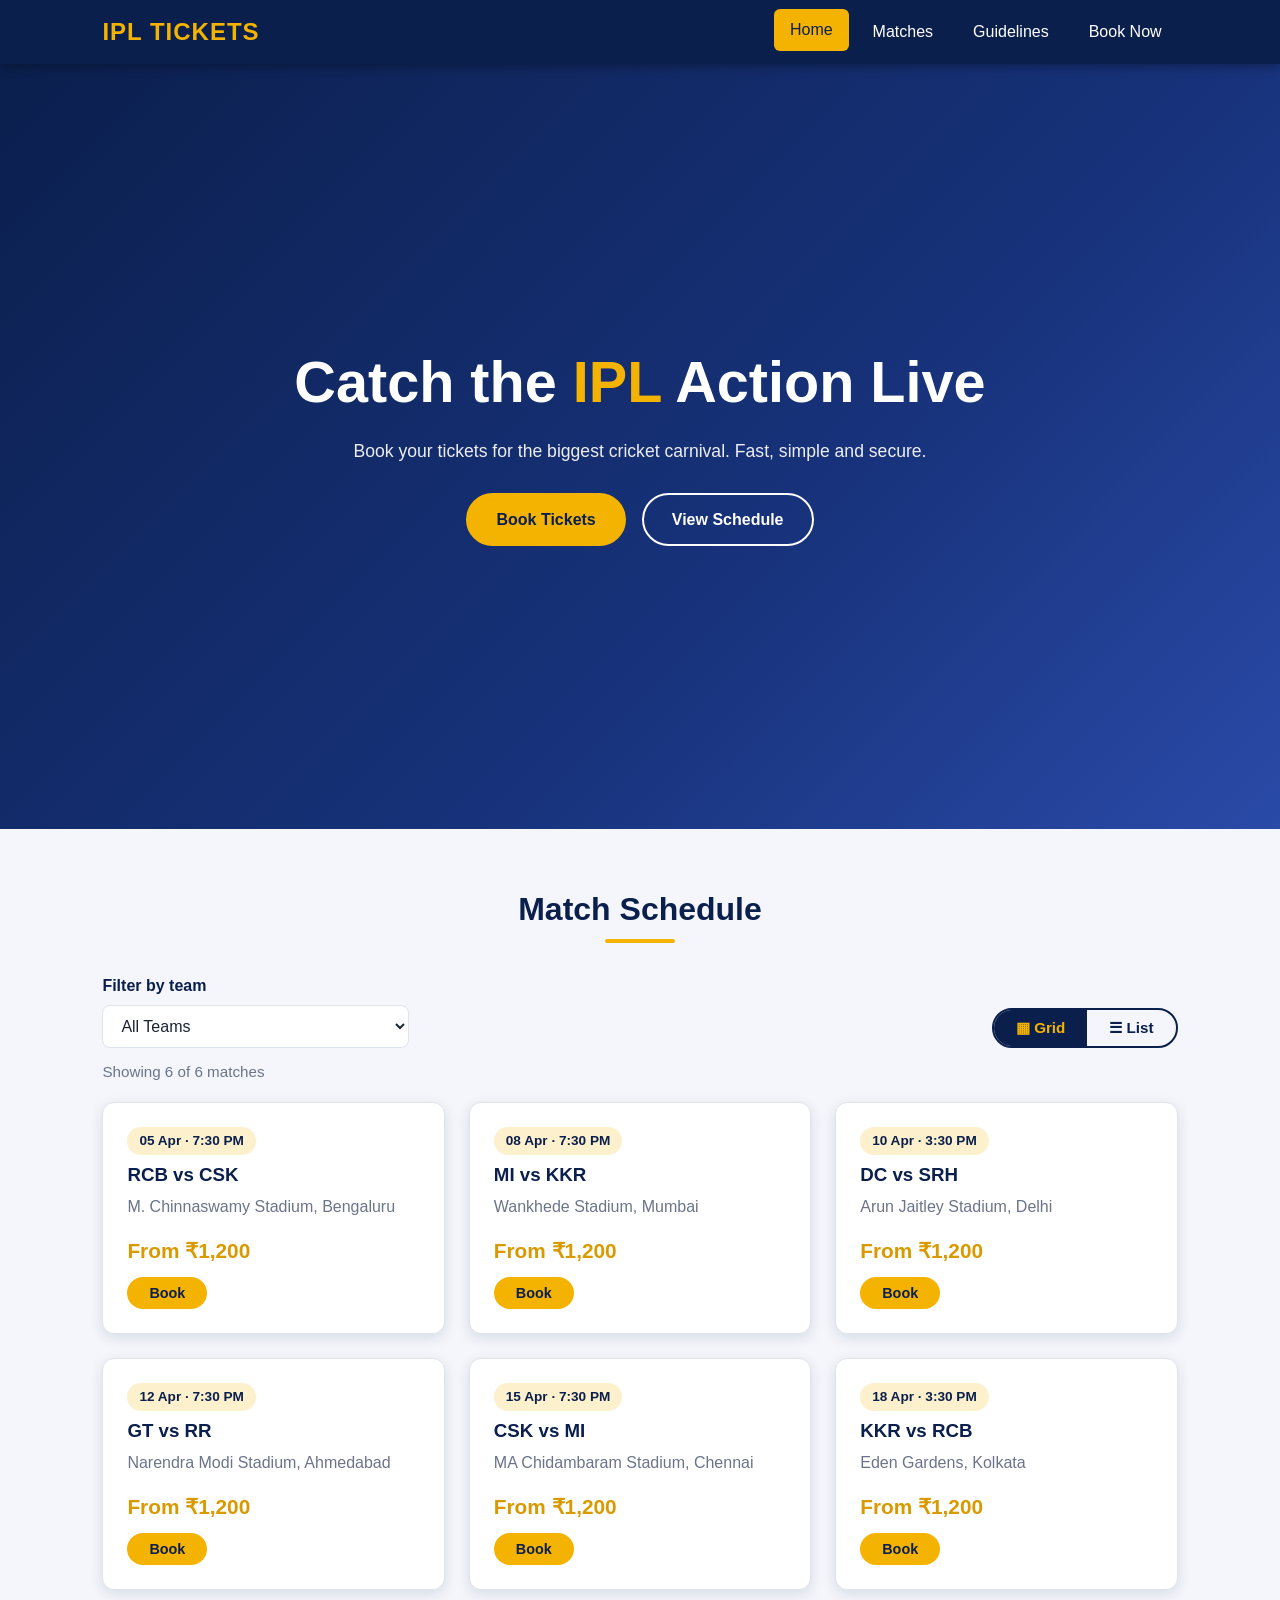
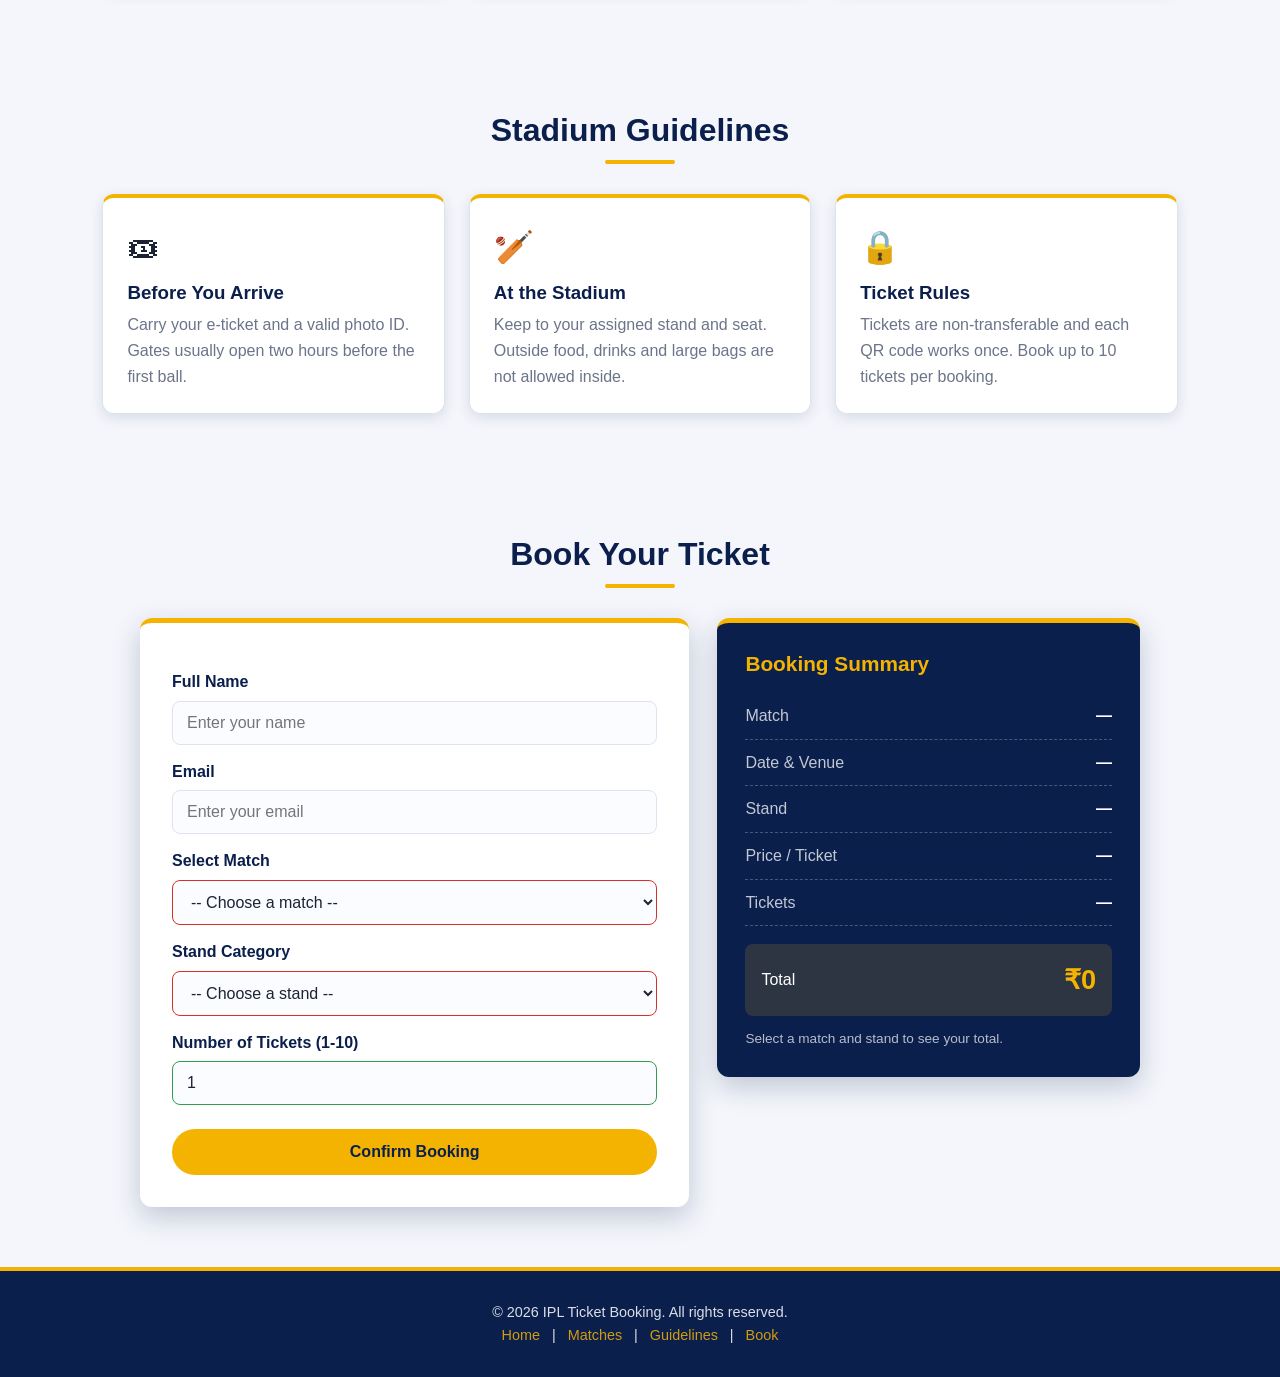
<file: index.html>
<!DOCTYPE html>
<html lang="en">
<head>
  <meta charset="UTF-8">
  <meta name="viewport" content="width=device-width, initial-scale=1.0">
  <title>IPL Ticket Booking</title>
  <link rel="stylesheet" href="styles.css">
</head>
<body>

  <!-- NAVBAR (Flexbox: logo left, links right; hamburger on mobile) -->
  <nav class="navbar">
    <div class="logo">IPL TICKETS</div>

    <button type="button" class="nav-toggle" id="navToggle"
            aria-label="Toggle navigation menu" aria-expanded="false" aria-controls="navLinks">
      <span></span><span></span><span></span>
    </button>

    <ul id="navLinks" class="nav-links">
      <li><a href="#home" class="active">Home</a></li>
      <li><a href="#schedule">Matches</a></li>
      <li><a href="#guidelines">Guidelines</a></li>
      <li><a href="booking.html">Book Now</a></li>
    </ul>
  </nav>

  <!-- HERO -->
  <header class="hero" id="home">
    <h1>Catch the <span>IPL</span> Action Live</h1>
    <p>Book your tickets for the biggest cricket carnival. Fast, simple and secure.</p>
    <div class="hero-buttons">
      <a href="booking.html" class="btn">Book Tickets</a>
      <a href="#schedule" class="btn btn-outline">View Schedule</a>
    </div>
  </header>

  <!-- MATCH SCHEDULE AS CARDS (CSS Grid) + FILTER + VIEW TOGGLE -->
  <section id="schedule">
    <h2>Match Schedule</h2>

    <div class="toolbar">
      <div class="filter-group">
        <label for="teamFilter">Filter by team</label>
        <select id="teamFilter">
          <option value="all">All Teams</option>
          <option value="rcb">RCB - Royal Challengers Bengaluru</option>
          <option value="csk">CSK - Chennai Super Kings</option>
          <option value="mi">MI - Mumbai Indians</option>
          <option value="kkr">KKR - Kolkata Knight Riders</option>
          <option value="dc">DC - Delhi Capitals</option>
          <option value="srh">SRH - Sunrisers Hyderabad</option>
          <option value="gt">GT - Gujarat Titans</option>
          <option value="rr">RR - Rajasthan Royals</option>
        </select>
      </div>

      <div class="view-toggle" role="group" aria-label="Switch layout">
        <button type="button" class="view-btn active" id="gridViewBtn" aria-pressed="true">&#9638; Grid</button>
        <button type="button" class="view-btn" id="listViewBtn" aria-pressed="false">&#9776; List</button>
      </div>
    </div>

    <p class="match-count" id="matchCount" aria-live="polite">Showing 6 of 6 matches</p>

    <div class="match-grid" id="matchGrid">

      <article class="card match-card" data-teams="rcb csk">
        <div class="match-info">
          <span class="match-date">05 Apr &middot; 7:30 PM</span>
          <h3>RCB vs CSK</h3>
          <p>M. Chinnaswamy Stadium, Bengaluru</p>
        </div>
        <div class="match-action">
          <span class="price">From &#8377;1,200</span>
          <button type="button" class="book-btn btn-sm" data-match="rcb-csk" data-name="RCB vs CSK">Book</button>
        </div>
      </article>

      <article class="card match-card" data-teams="mi kkr">
        <div class="match-info">
          <span class="match-date">08 Apr &middot; 7:30 PM</span>
          <h3>MI vs KKR</h3>
          <p>Wankhede Stadium, Mumbai</p>
        </div>
        <div class="match-action">
          <span class="price">From &#8377;1,200</span>
          <button type="button" class="book-btn btn-sm" data-match="mi-kkr" data-name="MI vs KKR">Book</button>
        </div>
      </article>

      <article class="card match-card" data-teams="dc srh">
        <div class="match-info">
          <span class="match-date">10 Apr &middot; 3:30 PM</span>
          <h3>DC vs SRH</h3>
          <p>Arun Jaitley Stadium, Delhi</p>
        </div>
        <div class="match-action">
          <span class="price">From &#8377;1,200</span>
          <button type="button" class="book-btn btn-sm" data-match="dc-srh" data-name="DC vs SRH">Book</button>
        </div>
      </article>

      <article class="card match-card" data-teams="gt rr">
        <div class="match-info">
          <span class="match-date">12 Apr &middot; 7:30 PM</span>
          <h3>GT vs RR</h3>
          <p>Narendra Modi Stadium, Ahmedabad</p>
        </div>
        <div class="match-action">
          <span class="price">From &#8377;1,200</span>
          <button type="button" class="book-btn btn-sm" data-match="gt-rr" data-name="GT vs RR">Book</button>
        </div>
      </article>

      <article class="card match-card" data-teams="csk mi">
        <div class="match-info">
          <span class="match-date">15 Apr &middot; 7:30 PM</span>
          <h3>CSK vs MI</h3>
          <p>MA Chidambaram Stadium, Chennai</p>
        </div>
        <div class="match-action">
          <span class="price">From &#8377;1,200</span>
          <button type="button" class="book-btn btn-sm" data-match="csk-mi" data-name="CSK vs MI">Book</button>
        </div>
      </article>

      <article class="card match-card" data-teams="kkr rcb">
        <div class="match-info">
          <span class="match-date">18 Apr &middot; 3:30 PM</span>
          <h3>KKR vs RCB</h3>
          <p>Eden Gardens, Kolkata</p>
        </div>
        <div class="match-action">
          <span class="price">From &#8377;1,200</span>
          <button type="button" class="book-btn btn-sm" data-match="kkr-rcb" data-name="KKR vs RCB">Book</button>
        </div>
      </article>

    </div>

    <p class="no-matches" id="noMatches" hidden>No matches found for this team.</p>
  </section>

  <!-- GUIDELINES (3-column CSS Grid) -->
  <section id="guidelines">
    <h2>Stadium Guidelines</h2>
    <div class="guidelines-grid">
      <div class="card guide-card">
        <div class="guide-icon">&#127903;</div>
        <h3>Before You Arrive</h3>
        <p>Carry your e-ticket and a valid photo ID. Gates usually open two hours before the first ball.</p>
      </div>
      <div class="card guide-card">
        <div class="guide-icon">&#127951;</div>
        <h3>At the Stadium</h3>
        <p>Keep to your assigned stand and seat. Outside food, drinks and large bags are not allowed inside.</p>
      </div>
      <div class="card guide-card">
        <div class="guide-icon">&#128274;</div>
        <h3>Ticket Rules</h3>
        <p>Tickets are non-transferable and each QR code works once. Book up to 10 tickets per booking.</p>
      </div>
    </div>
  </section>

  <!-- BOOKING FORM + LIVE SUMMARY -->
  <section id="booking">
    <h2>Book Your Ticket</h2>
    <div class="booking-layout">

      <form id="homeBookingForm">
        <label for="name">Full Name</label>
        <input type="text" id="name" placeholder="Enter your name" required minlength="3">

        <label for="email">Email</label>
        <input type="email" id="email" placeholder="Enter your email" required>

        <label for="match">Select Match</label>
        <select id="match" required>
          <option value="">-- Choose a match --</option>
          <option value="rcb-csk" data-name="RCB vs CSK" data-date="05 Apr" data-venue="Bengaluru">RCB vs CSK - Bengaluru (05 Apr)</option>
          <option value="mi-kkr" data-name="MI vs KKR" data-date="08 Apr" data-venue="Mumbai">MI vs KKR - Mumbai (08 Apr)</option>
          <option value="dc-srh" data-name="DC vs SRH" data-date="10 Apr" data-venue="Delhi">DC vs SRH - Delhi (10 Apr)</option>
          <option value="gt-rr" data-name="GT vs RR" data-date="12 Apr" data-venue="Ahmedabad">GT vs RR - Ahmedabad (12 Apr)</option>
          <option value="csk-mi" data-name="CSK vs MI" data-date="15 Apr" data-venue="Chennai">CSK vs MI - Chennai (15 Apr)</option>
          <option value="kkr-rcb" data-name="KKR vs RCB" data-date="18 Apr" data-venue="Kolkata">KKR vs RCB - Kolkata (18 Apr)</option>
        </select>

        <label for="stand">Stand Category</label>
        <select id="stand" required>
          <option value="">-- Choose a stand --</option>
          <option value="general" data-price="1200" data-name="General Stand">General Stand - &#8377;1,200</option>
          <option value="premium" data-price="2500" data-name="Premium Stand">Premium Stand - &#8377;2,500</option>
          <option value="vip" data-price="5000" data-name="VIP Box">VIP Box - &#8377;5,000</option>
        </select>

        <label for="tickets">Number of Tickets (1-10)</label>
        <input type="number" id="tickets" min="1" max="10" value="1" required>

        <button type="submit">Confirm Booking</button>
      </form>

      <!-- BOOKING SUMMARY CARD (updated live by app.js) -->
      <aside class="summary-card" id="summaryCard" aria-live="polite">
        <h3>Booking Summary</h3>
        <dl>
          <div class="summary-row"><dt>Match</dt><dd id="sumMatch">&mdash;</dd></div>
          <div class="summary-row"><dt>Date &amp; Venue</dt><dd id="sumVenue">&mdash;</dd></div>
          <div class="summary-row"><dt>Stand</dt><dd id="sumStand">&mdash;</dd></div>
          <div class="summary-row"><dt>Price / Ticket</dt><dd id="sumPrice">&mdash;</dd></div>
          <div class="summary-row"><dt>Tickets</dt><dd id="sumQty">&mdash;</dd></div>
        </dl>
        <div class="summary-total">
          <span>Total</span>
          <strong id="sumTotal">&#8377;0</strong>
        </div>
        <p class="summary-note" id="sumNote">Select a match and stand to see your total.</p>
      </aside>

    </div>
  </section>

  <!-- FOOTER -->
  <footer>
    <p>&copy; 2026 IPL Ticket Booking. All rights reserved.</p>
    <p><a href="#home">Home</a> | <a href="#schedule">Matches</a> | <a href="#guidelines">Guidelines</a> | <a href="#booking">Book</a></p>
  </footer>

  <script src="app.js"></script>
</body>
</html>
</file>
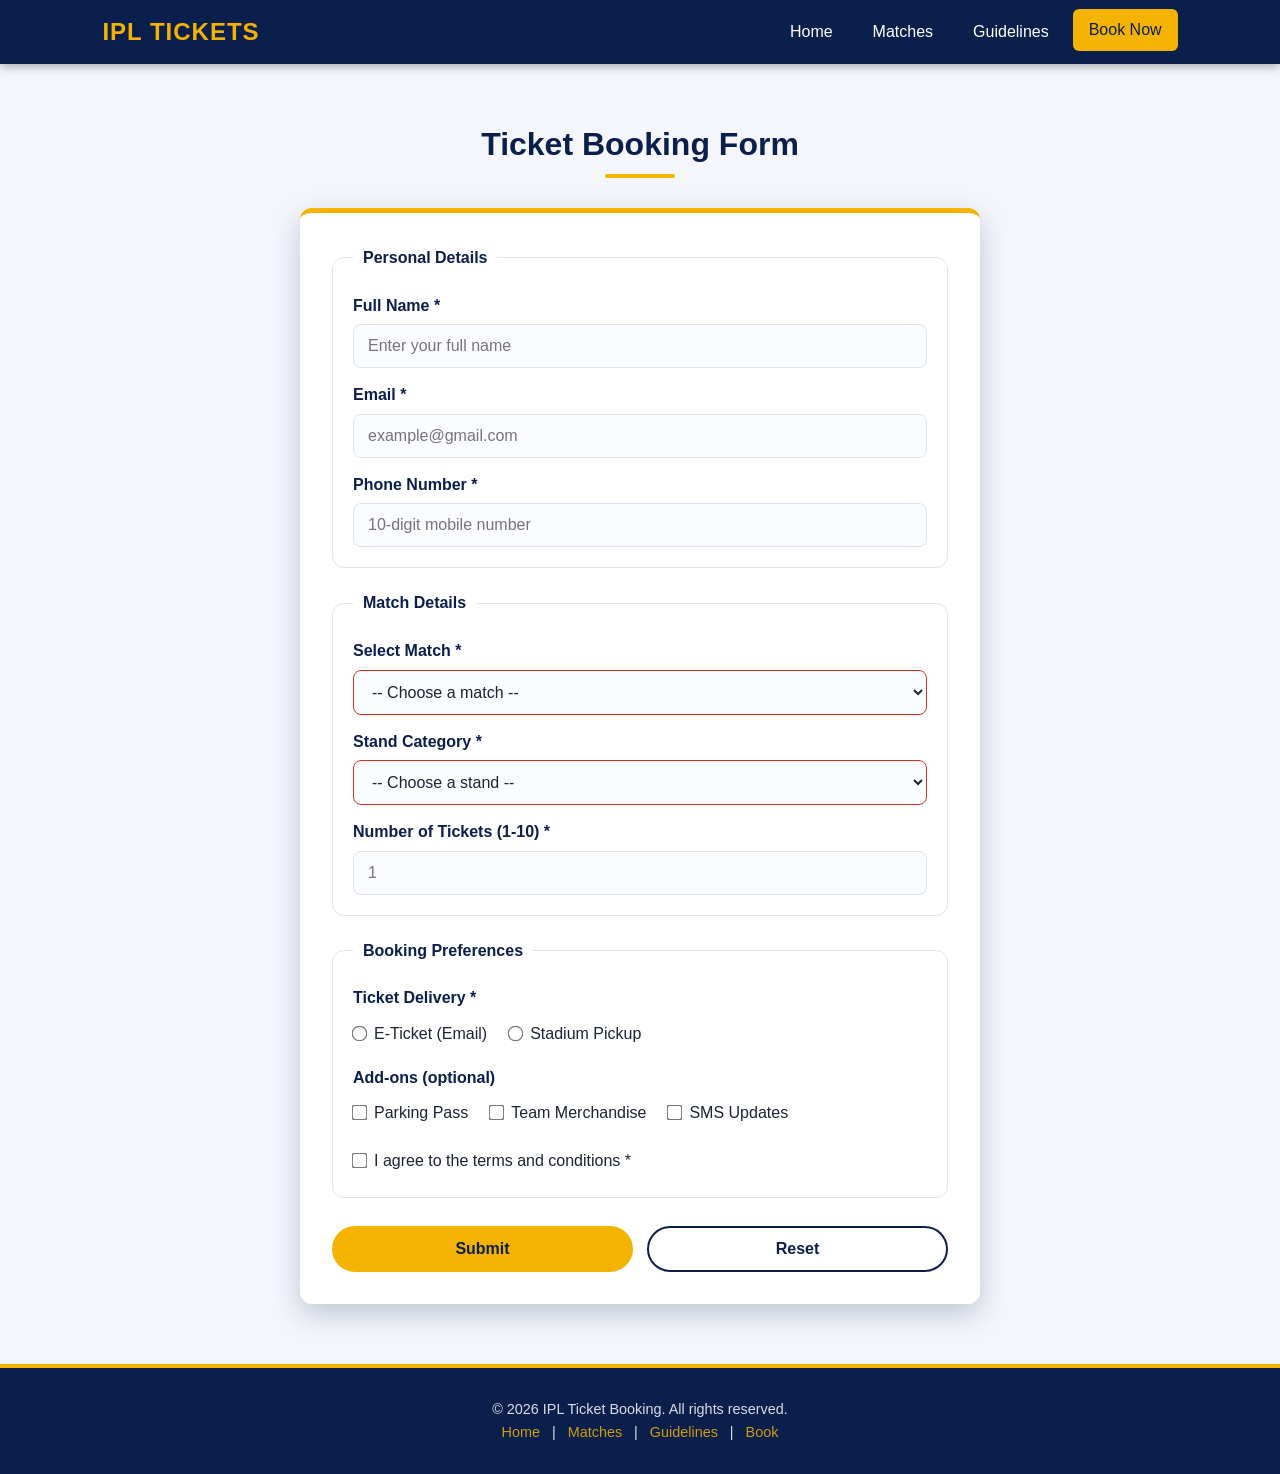
<file: booking.html>
<!DOCTYPE html>
<html lang="en">
<head>
  <meta charset="UTF-8">
  <meta name="viewport" content="width=device-width, initial-scale=1.0">
  <title>Book Tickets | IPL Ticket Booking</title>
  <link rel="stylesheet" href="styles.css">
</head>
<body>

  <!-- NAVBAR -->
  <nav class="navbar">
    <div class="logo">IPL TICKETS</div>

    <button type="button" class="nav-toggle" id="navToggle"
            aria-label="Toggle navigation menu" aria-expanded="false" aria-controls="navLinks">
      <span></span><span></span><span></span>
    </button>

    <ul id="navLinks" class="nav-links">
      <li><a href="index.html">Home</a></li>
      <li><a href="index.html#schedule">Matches</a></li>
      <li><a href="index.html#guidelines">Guidelines</a></li>
      <li><a href="booking.html" class="active">Book Now</a></li>
    </ul>
  </nav>

  <!-- BOOKING FORM -->
  <section class="booking-section">
    <h2>Ticket Booking Form</h2>

    <form id="bookingForm" action="#" method="post">

      <!-- PERSONAL DETAILS -->
      <fieldset>
        <legend>Personal Details</legend>

        <label for="name">Full Name *</label>
        <input type="text" id="name" name="name"
               placeholder="Enter your full name"
               required minlength="3" maxlength="50"
               pattern="[A-Za-z ]+"
               title="Name should contain only letters and spaces (min 3 characters)">

        <label for="email">Email *</label>
        <input type="email" id="email" name="email"
               placeholder="example@gmail.com"
               required>

        <label for="phone">Phone Number *</label>
        <input type="tel" id="phone" name="phone"
               placeholder="10-digit mobile number"
               required minlength="10" maxlength="10"
               pattern="[6-9][0-9]{9}"
               title="Enter a valid 10-digit Indian mobile number starting with 6-9">
      </fieldset>

      <!-- MATCH DETAILS -->
      <fieldset>
        <legend>Match Details</legend>

        <label for="match">Select Match *</label>
        <select id="match" name="match" required>
          <option value="">-- Choose a match --</option>
          <option value="rcb-csk">RCB vs CSK - Bengaluru (05 Apr)</option>
          <option value="mi-kkr">MI vs KKR - Mumbai (08 Apr)</option>
          <option value="dc-srh">DC vs SRH - Delhi (10 Apr)</option>
          <option value="gt-rr">GT vs RR - Ahmedabad (12 Apr)</option>
          <option value="csk-mi">CSK vs MI - Chennai (15 Apr)</option>
          <option value="kkr-rcb">KKR vs RCB - Kolkata (18 Apr)</option>
        </select>

        <label for="stand">Stand Category *</label>
        <select id="stand" name="stand" required>
          <option value="">-- Choose a stand --</option>
          <option value="general">General Stand - ₹1,200</option>
          <option value="premium">Premium Stand - ₹2,500</option>
          <option value="vip">VIP Box - ₹5,000</option>
        </select>

        <label for="tickets">Number of Tickets (1-10) *</label>
        <input type="number" id="tickets" name="tickets"
               placeholder="1"
               required min="1" max="10">
      </fieldset>

      <!-- PREFERENCES -->
      <fieldset>
        <legend>Booking Preferences</legend>

        <p class="group-label">Ticket Delivery *</p>
        <div class="option-group">
          <label class="option">
            <input type="radio" name="delivery" value="e-ticket" required> E-Ticket (Email)
          </label>
          <label class="option">
            <input type="radio" name="delivery" value="pickup"> Stadium Pickup
          </label>
        </div>

        <p class="group-label">Add-ons (optional)</p>
        <div class="option-group">
          <label class="option">
            <input type="checkbox" name="addons" value="parking"> Parking Pass
          </label>
          <label class="option">
            <input type="checkbox" name="addons" value="merch"> Team Merchandise
          </label>
          <label class="option">
            <input type="checkbox" name="addons" value="sms"> SMS Updates
          </label>
        </div>

        <label class="option terms">
          <input type="checkbox" name="terms" required>
          I agree to the terms and conditions *
        </label>
      </fieldset>

      <!-- BUTTONS -->
      <div class="form-buttons">
        <button type="submit">Submit</button>
        <button type="reset" class="btn-reset">Reset</button>
      </div>

      <p id="successMsg" class="success-msg" hidden>
        ✅ Booking submitted successfully! Your tickets will be sent shortly.
      </p>
    </form>
  </section>

  <!-- FOOTER -->
  <footer>
    <p>&copy; 2026 IPL Ticket Booking. All rights reserved.</p>
    <p><a href="index.html">Home</a> | <a href="index.html#schedule">Matches</a> | <a href="index.html#guidelines">Guidelines</a> | <a href="booking.html">Book</a></p>
  </footer>

  <script src="app.js"></script>

</body>
</html>
</file>
<file: styles.css>
/* ==========================================================
   IPL Ticket Booking - styles.css
   Theme: Dark Blue + Gold
   ========================================================== */

/* ---------- 1. CSS VARIABLES ---------- */
:root {
  --primary: #0b1f4d;        /* dark blue */
  --primary-light: #17327a;
  --accent: #f5b301;         /* gold */
  --accent-dark: #d99a00;
  --background: #f4f6fb;
  --surface: #ffffff;
  --text: #1c2333;
  --text-light: #ffffff;
  --muted: #6b7489;
  --border: #dfe3ee;
  --radius: 12px;
  --shadow: 0 4px 14px rgba(11, 31, 77, 0.12);
  --shadow-lg: 0 10px 28px rgba(11, 31, 77, 0.22);
  --nav-height: 64px;
}

/* ---------- 2. RESET & BASE ---------- */
* {
  margin: 0;
  padding: 0;
  box-sizing: border-box;
}

html {
  scroll-behavior: smooth;
}

body {
  font-family: "Segoe UI", Roboto, Arial, sans-serif;
  background: var(--background);
  color: var(--text);
  line-height: 1.6;
  padding-top: var(--nav-height); /* space for fixed navbar */
}

h1, h2, h3 {
  line-height: 1.25;
  color: var(--primary);
}

section {
  padding: 60px 8%;
}

section > h2 {
  text-align: center;
  font-size: 2rem;
  margin-bottom: 30px;
}

section > h2::after {
  content: "";
  display: block;
  width: 70px;
  height: 4px;
  background: var(--accent);
  border-radius: 4px;
  margin: 10px auto 0;
}

a {
  text-decoration: none;
}

img {
  max-width: 100%;
  display: block;
}

/* ---------- 3. NAVIGATION BAR ---------- */
nav,
.navbar {
  position: fixed;
  top: 0;
  left: 0;
  width: 100%;
  height: var(--nav-height);
  background: var(--primary);
  display: flex;
  align-items: center;
  justify-content: space-between;
  padding: 0 8%;
  z-index: 1000;
  box-shadow: 0 2px 10px rgba(0, 0, 0, 0.35);
}

.logo {
  color: var(--accent);
  font-size: 1.5rem;
  font-weight: 800;
  letter-spacing: 1px;
}

nav ul,
.navbar ul {
  list-style: none;
  display: flex;
  gap: 8px;
}

nav ul li a,
.navbar ul li a {
  color: var(--text-light);
  font-weight: 500;
  padding: 8px 16px;
  border-radius: 6px;
  display: inline-block;
  transition: background 0.3s ease, color 0.3s ease, transform 0.2s ease;
}

nav ul li a:hover,
.navbar ul li a:hover,
nav ul li a.active {
  background: var(--accent);
  color: var(--primary);
  transform: translateY(-2px);
}

/* ---------- 4. HERO / BANNER ---------- */
.hero,
.banner {
  min-height: 85vh;
  display: flex;
  flex-direction: column;
  align-items: center;
  justify-content: center;
  text-align: center;
  gap: 18px;
  padding: 80px 8%;
  color: var(--text-light);
  background: linear-gradient(135deg, var(--primary) 0%, var(--primary-light) 60%, #2a4aa8 100%);
}

.hero h1,
.banner h1 {
  color: var(--text-light);
  font-size: clamp(2rem, 5vw, 3.6rem);
}

.hero h1 span,
.banner h1 span {
  color: var(--accent);
}

.hero p,
.banner p {
  max-width: 620px;
  font-size: 1.1rem;
  opacity: 0.92;
}

/* ---------- 5. BUTTONS ---------- */
.btn,
button {
  display: inline-block;
  font-family: inherit;
  font-size: 1rem;
  font-weight: 700;
  padding: 12px 28px;
  border: 2px solid var(--accent);
  border-radius: 50px;
  background: var(--accent);
  color: var(--primary);
  cursor: pointer;
  transition: all 0.3s ease;
}

.btn:hover,
button:hover {
  background: var(--accent-dark);
  border-color: var(--accent-dark);
  transform: translateY(-3px);
  box-shadow: var(--shadow-lg);
}

.btn-outline {
  background: transparent;
  color: var(--text-light);
  border-color: var(--text-light);
}

.btn-outline:hover {
  background: var(--text-light);
  color: var(--primary);
  border-color: var(--text-light);
}

.hero-buttons {
  display: flex;
  gap: 16px;
  flex-wrap: wrap;
  justify-content: center;
  margin-top: 10px;
}

/* ---------- 6. CARDS (teams / featured matches) ---------- */
.cards,
.card-container {
  display: grid;
  grid-template-columns: repeat(auto-fit, minmax(250px, 1fr));
  gap: 24px;
}

.card {
  background: var(--surface);
  border: 1px solid var(--border);
  border-radius: var(--radius);
  padding: 24px;
  text-align: center;
  box-shadow: var(--shadow);
  transition: transform 0.3s ease, box-shadow 0.3s ease;
}

.card:hover {
  transform: translateY(-6px);
  box-shadow: var(--shadow-lg);
  border-color: var(--accent);
}

.card h3 {
  margin-bottom: 8px;
}

.card p {
  color: var(--muted);
  margin-bottom: 14px;
}

.card .price {
  display: block;
  font-size: 1.3rem;
  font-weight: 800;
  color: var(--accent-dark);
  margin-bottom: 14px;
}

/* ---------- 7. TABLES (match schedule) ---------- */
.table-wrapper {
  overflow-x: auto;
  border-radius: var(--radius);
  box-shadow: var(--shadow);
}

table {
  width: 100%;
  border-collapse: collapse;
  background: var(--surface);
  overflow: hidden;
}

thead {
  background: var(--primary);
  color: var(--accent);
}

th, td {
  padding: 14px 18px;
  text-align: left;
  border-bottom: 1px solid var(--border);
}

th {
  text-transform: uppercase;
  font-size: 0.85rem;
  letter-spacing: 1px;
}

tbody tr {
  transition: background 0.2s ease;
}

tbody tr:nth-child(even) {
  background: #f8f9fd;
}

tbody tr:hover {
  background: #fff6d6;
}

/* ---------- 8. FORMS (booking form) ---------- */
form {
  max-width: 560px;
  margin: 0 auto;
  background: var(--surface);
  padding: 32px;
  border-radius: var(--radius);
  border-top: 5px solid var(--accent);
  box-shadow: var(--shadow-lg);
}

form label {
  display: block;
  font-weight: 600;
  margin: 14px 0 6px;
  color: var(--primary);
}

form input,
form select,
form textarea {
  width: 100%;
  padding: 12px 14px;
  font-family: inherit;
  font-size: 1rem;
  border: 1.5px solid var(--border);
  border-radius: 8px;
  background: #fbfcff;
  color: var(--text);
  transition: border-color 0.25s ease, box-shadow 0.25s ease;
}

form input:focus,
form select:focus,
form textarea:focus {
  outline: none;
  border-color: var(--accent);
  box-shadow: 0 0 0 3px rgba(245, 179, 1, 0.25);
}

form button {
  width: 100%;
  margin-top: 24px;
}

/* ---------- 9. FOOTER ---------- */
footer {
  background: var(--primary);
  color: var(--text-light);
  text-align: center;
  padding: 30px 8%;
  border-top: 4px solid var(--accent);
}

footer a {
  color: var(--accent);
  margin: 0 8px;
}

footer a:hover {
  text-decoration: underline;
}

footer p {
  font-size: 0.9rem;
  opacity: 0.85;
}

/* ---------- 9b. BOOKING PAGE EXTRAS (Activity 3) ---------- */
.booking-section {
  min-height: 80vh;
}

.booking-section form {
  max-width: 680px;
}

fieldset {
  border: 1.5px solid var(--border);
  border-radius: var(--radius);
  padding: 8px 20px 20px;
  margin-bottom: 22px;
}

legend {
  padding: 0 10px;
  font-weight: 700;
  color: var(--primary);
}

.group-label {
  font-weight: 600;
  color: var(--primary);
  margin: 14px 0 6px;
}

.option-group {
  display: flex;
  flex-wrap: wrap;
  gap: 8px 22px;
}

form label.option {
  display: flex;
  align-items: center;
  gap: 8px;
  font-weight: 500;
  color: var(--text);
  margin: 4px 0;
  cursor: pointer;
}

form input[type="radio"],
form input[type="checkbox"] {
  width: auto;
  accent-color: var(--accent-dark);
  transform: scale(1.2);
}

.terms {
  margin-top: 18px !important;
}

.form-buttons {
  display: flex;
  gap: 14px;
}

.form-buttons button {
  flex: 1;
  margin-top: 6px;
}

.btn-reset {
  background: transparent;
  color: var(--primary);
  border-color: var(--primary);
}

.btn-reset:hover {
  background: var(--primary);
  color: var(--text-light);
  border-color: var(--primary);
}

/* Built-in validation feedback */
form input:invalid:not(:placeholder-shown),
form select:invalid:not(:focus) {
  border-color: #d93025;
}

form input:valid:not(:placeholder-shown) {
  border-color: #2e9e4f;
}

.success-msg {
  margin-top: 20px;
  padding: 14px;
  border-radius: 8px;
  background: #e6f6ec;
  color: #1d6b38;
  border: 1px solid #2e9e4f;
  font-weight: 600;
  text-align: center;
}

.success-msg[hidden] {
  display: none;
}

/* ---------- 9c. TOAST + BOOK BUTTON (Activity 5) ---------- */
section {
  scroll-margin-top: var(--nav-height); /* keeps headings below the fixed navbar */
}

.btn-sm {
  padding: 6px 20px;
  font-size: 0.9rem;
}

#toast-container {
  position: fixed;
  bottom: 24px;
  right: 24px;
  display: flex;
  flex-direction: column;
  gap: 10px;
  z-index: 2000;
}

.toast {
  min-width: 260px;
  max-width: 340px;
  padding: 14px 18px;
  border-radius: 8px;
  border-left: 6px solid var(--accent);
  background: var(--primary);
  color: var(--text-light);
  font-weight: 600;
  box-shadow: var(--shadow-lg);
  opacity: 0;
  transform: translateX(40px);
  transition: opacity 0.35s ease, transform 0.35s ease;
}

.toast.show {
  opacity: 1;
  transform: translateX(0);
}

.toast-success { border-left-color: #2e9e4f; }
.toast-error   { border-left-color: #d93025; }
.toast-info    { border-left-color: var(--accent); }

@media (max-width: 768px) {
  #toast-container {
    left: 16px;
    right: 16px;
    bottom: 16px;
  }
  .toast { max-width: none; }
}

/* ---------- 9d. BOOKING SUMMARY CARD (Activity 7) ---------- */
.booking-layout {
  display: grid;
  grid-template-columns: 1.3fr 1fr;
  gap: 28px;
  align-items: start;
  max-width: 1000px;
  margin: 0 auto;
}

.booking-layout form {
  max-width: none;
  margin: 0;
}

.summary-card {
  position: sticky;
  top: calc(var(--nav-height) + 20px);
  background: var(--primary);
  color: var(--text-light);
  border-radius: var(--radius);
  padding: 28px;
  border-top: 5px solid var(--accent);
  box-shadow: var(--shadow-lg);
}

.summary-card h3 {
  color: var(--accent);
  margin-bottom: 16px;
  font-size: 1.3rem;
}

.summary-row {
  display: flex;
  justify-content: space-between;
  gap: 16px;
  padding: 10px 0;
  border-bottom: 1px dashed rgba(255, 255, 255, 0.25);
}

.summary-row dt {
  opacity: 0.75;
}

.summary-row dd {
  font-weight: 600;
  text-align: right;
}

.summary-total {
  display: flex;
  justify-content: space-between;
  align-items: center;
  margin-top: 18px;
  padding: 14px 16px;
  border-radius: 8px;
  background: rgba(245, 179, 1, 0.15);
}

.summary-total strong {
  color: var(--accent);
  font-size: 1.7rem;
}

.summary-note {
  margin-top: 12px;
  font-size: 0.85rem;
  opacity: 0.7;
}

.summary-card.updated {
  animation: pulse 0.5s ease;
}

@keyframes pulse {
  0%   { box-shadow: 0 0 0 0 rgba(245, 179, 1, 0.6); }
  100% { box-shadow: 0 0 0 18px rgba(245, 179, 1, 0); }
}

@media (max-width: 860px) {
  .booking-layout {
    grid-template-columns: 1fr;
  }
  .summary-card {
    position: static;
  }
}

/* ---------- 10. RESPONSIVE ---------- */
@media (max-width: 768px) {
  nav,
  .navbar {
    padding: 0 4%;
  }

  nav ul li a,
  .navbar ul li a {
    padding: 6px 10px;
    font-size: 0.9rem;
  }

  section {
    padding: 40px 5%;
  }

  th, td {
    padding: 10px;
    font-size: 0.9rem;
  }

  form {
    padding: 22px;
  }
}


/* ==========================================================
   11. RESPONSIVE LAYOUT (Activity 8)
   ========================================================== */

/* ---------- Nav: hamburger button (hidden on desktop) ---------- */
.nav-toggle {
  display: none;
  flex-direction: column;
  justify-content: center;
  gap: 5px;
  width: 44px;
  height: 44px;
  padding: 10px;
  background: transparent;
  border: 2px solid var(--accent);
  border-radius: 8px;
  box-shadow: none;
}

.nav-toggle:hover {
  background: rgba(245, 179, 1, 0.15);
  border-color: var(--accent);
  transform: none;
  box-shadow: none;
}

.nav-toggle span {
  display: block;
  height: 3px;
  width: 100%;
  background: var(--accent);
  border-radius: 3px;
  transition: transform 0.3s ease, opacity 0.3s ease;
}

/* Hamburger turns into an X when the menu is open */
.nav-toggle[aria-expanded="true"] span:nth-child(1) { transform: translateY(8px) rotate(45deg); }
.nav-toggle[aria-expanded="true"] span:nth-child(2) { opacity: 0; }
.nav-toggle[aria-expanded="true"] span:nth-child(3) { transform: translateY(-8px) rotate(-45deg); }

/* ---------- Toolbar: team filter + grid/list toggle (Flexbox) ---------- */
.toolbar {
  display: flex;
  justify-content: space-between;
  align-items: flex-end;
  flex-wrap: wrap;
  gap: 16px;
  max-width: 1100px;
  margin: 0 auto 12px;
}

.filter-group {
  display: flex;
  flex-direction: column;
  gap: 6px;
  min-width: 260px;
}

.filter-group label {
  font-weight: 600;
  color: var(--primary);
}

.filter-group select {
  padding: 11px 14px;
  font-family: inherit;
  font-size: 1rem;
  border: 1.5px solid var(--border);
  border-radius: 8px;
  background: var(--surface);
  color: var(--text);
}

.filter-group select:focus {
  outline: none;
  border-color: var(--accent);
  box-shadow: 0 0 0 3px rgba(245, 179, 1, 0.25);
}

.view-toggle {
  display: flex;
  border: 2px solid var(--primary);
  border-radius: 50px;
  overflow: hidden;
}

.view-btn {
  padding: 9px 22px;
  border: none;
  border-radius: 0;
  background: transparent;
  color: var(--primary);
  font-size: 0.95rem;
}

.view-btn:hover {
  background: rgba(11, 31, 77, 0.08);
  transform: none;
  box-shadow: none;
}

.view-btn.active,
.view-btn.active:hover {
  background: var(--primary);
  color: var(--accent);
}

.match-count {
  max-width: 1100px;
  margin: 0 auto 18px;
  color: var(--muted);
  font-size: 0.95rem;
}

/* ---------- Match cards: CSS Grid ---------- */
.match-grid {
  display: grid;
  grid-template-columns: repeat(3, 1fr);
  gap: 24px;
  max-width: 1100px;
  margin: 0 auto;
}

.match-card {
  display: flex;
  flex-direction: column;
  justify-content: space-between;
  text-align: left;
}

.match-date {
  display: inline-block;
  margin-bottom: 8px;
  padding: 3px 12px;
  border-radius: 50px;
  background: rgba(245, 179, 1, 0.2);
  color: var(--primary);
  font-size: 0.85rem;
  font-weight: 700;
}

.match-card .price {
  margin-bottom: 10px;
}

.match-card[hidden],
.no-matches[hidden] {
  display: none;
}

.no-matches {
  max-width: 1100px;
  margin: 20px auto 0;
  padding: 24px;
  text-align: center;
  background: var(--surface);
  border: 1px dashed var(--border);
  border-radius: var(--radius);
  color: var(--muted);
}

/* ---------- List view (toggled with JS class) ---------- */
.match-grid.list-view {
  grid-template-columns: 1fr;
  gap: 14px;
}

.match-grid.list-view .match-card {
  flex-direction: row;
  align-items: center;
  gap: 20px;
  padding: 16px 24px;
}

.match-grid.list-view .match-info {
  flex: 1;
}

.match-grid.list-view .match-card p {
  margin-bottom: 0;
}

.match-grid.list-view .match-action {
  display: flex;
  align-items: center;
  gap: 18px;
}

.match-grid.list-view .match-card .price {
  margin-bottom: 0;
  white-space: nowrap;
}

/* ---------- Guidelines: 3-column CSS Grid ---------- */
.guidelines-grid {
  display: grid;
  grid-template-columns: repeat(3, 1fr);
  gap: 24px;
  max-width: 1100px;
  margin: 0 auto;
}

.guide-card {
  text-align: left;
  border-top: 4px solid var(--accent);
}

.guide-icon {
  font-size: 2rem;
  margin-bottom: 8px;
}

.guide-card p {
  margin-bottom: 0;
}

/* ---------- TABLET (up to 900px): everything stacks to ONE column ---------- */
@media (max-width: 900px) {
  .match-grid,
  .guidelines-grid,
  .booking-layout {
    grid-template-columns: 1fr;
  }

  .toolbar {
    flex-direction: column;
    align-items: stretch;
  }

  .view-toggle {
    align-self: flex-start;
  }
}

/* ---------- PHONE (up to 768px): hamburger menu ---------- */
@media (max-width: 768px) {
  .nav-toggle {
    display: flex;
  }

  .nav-links,
  .navbar .nav-links {
    position: absolute;
    top: var(--nav-height);
    left: 0;
    width: 100%;
    flex-direction: column;
    gap: 0;
    background: var(--primary);
    max-height: 0;
    overflow: hidden;
    transition: max-height 0.35s ease;
  }

  /* JS adds the .open class to show the menu */
  .nav-links.open,
  .navbar .nav-links.open {
    max-height: 320px;
    border-top: 1px solid rgba(255, 255, 255, 0.15);
    box-shadow: 0 8px 14px rgba(0, 0, 0, 0.35);
  }

  .navbar .nav-links li a {
    display: block;
    padding: 16px 8%;
    font-size: 1rem;
    border-radius: 0;
  }

  .navbar .nav-links li a:hover,
  .navbar .nav-links li a.active {
    transform: none;
  }

  .match-grid.list-view .match-card {
    flex-direction: column;
    align-items: flex-start;
    gap: 10px;
  }

  .match-grid.list-view .match-action {
    width: 100%;
    justify-content: space-between;
  }

  .filter-group {
    min-width: 0;
  }
}
</file>
